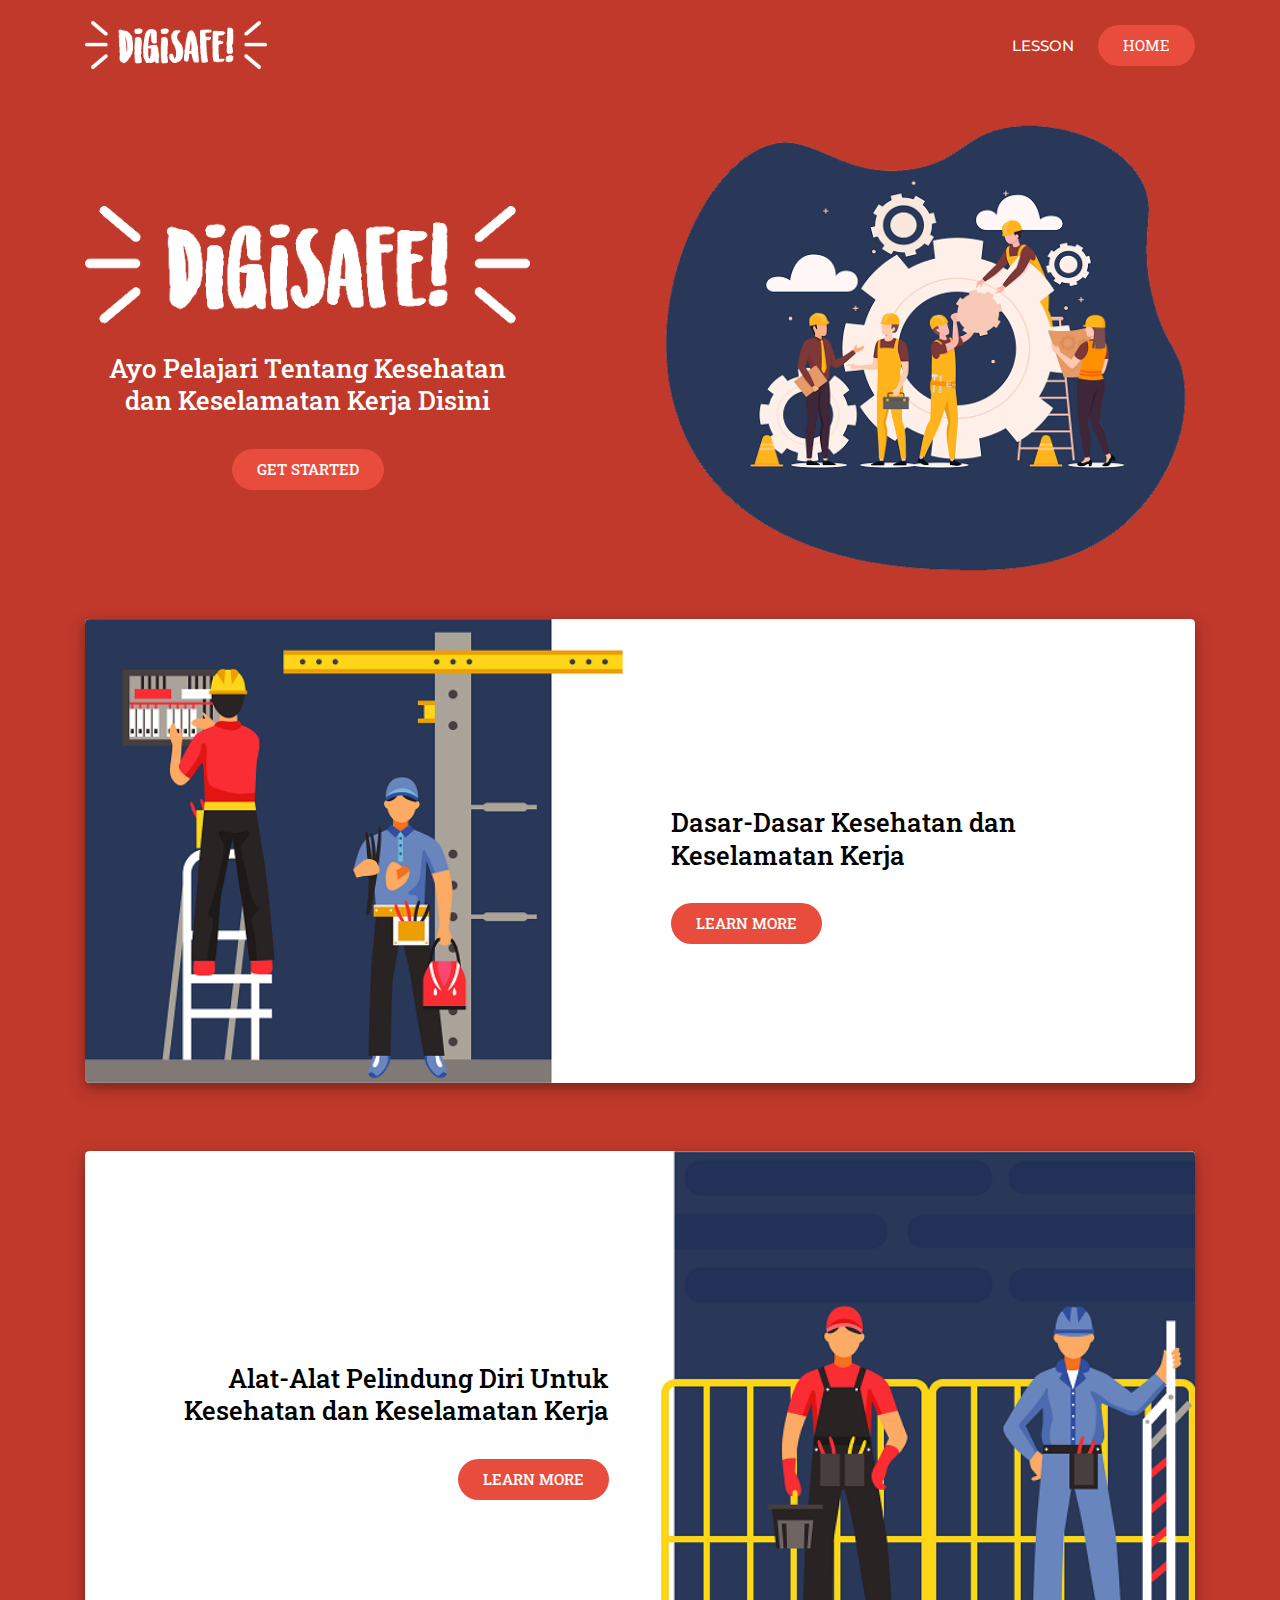
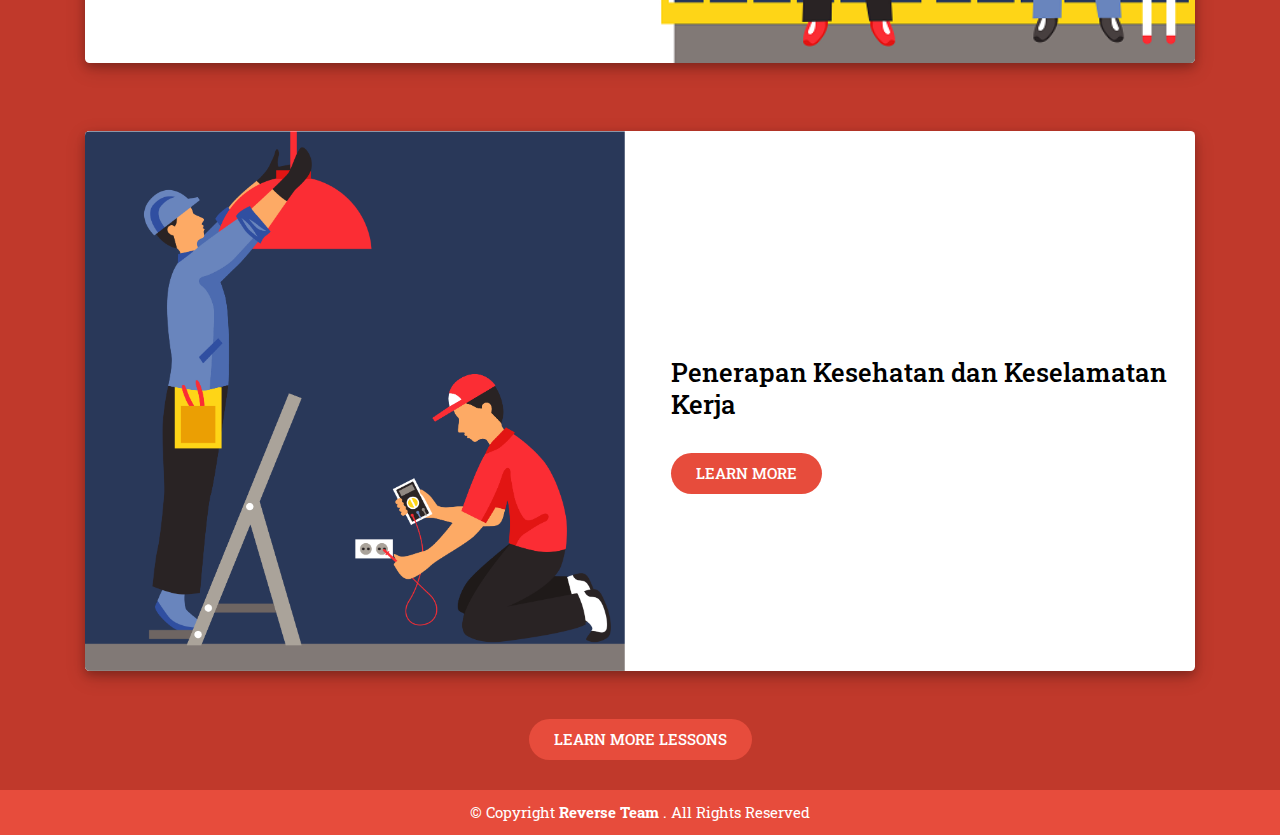
<file: index.html>
<!doctype html>
<html lang="en">

<head>
    <meta charset="utf-8">
    <meta name="viewport" content="width=device-width, initial-scale=1, shrink-to-fit=no">

    <link rel="shortcut icon" href="assets/img/faticon.png" />
    <link rel="stylesheet" href="assets/css/bootstrap.min.css">
    <link rel="stylesheet" href="assets/css/style.css">
    <script src="https://ajax.googleapis.com/ajax/libs/jquery/3.4.1/jquery.min.js"></script>

    <title>DigiSafe</title>
</head>

<body>
    <header class="header_area">
        <div class="main_menu">
            <nav class="navbar navbar-expand-lg navbar-light">
                <div class="container">
                    <a class="navbar-brand logo_h" href="index.html"><img src="assets/img/digisafe.png" alt="" style="height: 50px;"></a>
                    <div class="collapse navbar-collapse offset" id="navbarSupportedContent">
                        <ul class="nav navbar-nav menu_nav justify-content-end">
                            <li class="nav-item"><a class="nav-link" href="#lesson">LESSON</a></li>
                        </ul>

                        <div class="nav-left text-center text-lg-left py-4 pl-4 py-lg-0">
                            <a class="button" href="index.html">HOME</a>
                        </div>
                    </div>
                </div>
            </nav>
        </div>
    </header>

    <section class="hero-banner">
        <div class="container">

            <div class="row align-items-center text-center text-md-left">
                <div class="col-md-6 col-lg-5 mb-5 mb-md-0 text-center">
                    <!-- <h1>DIGISAFE</h1> -->
                    <img src="assets/img/digisafe.png" class="img-fluid">
                    <h2 class="text-center pt-4">Ayo Pelajari Tentang Kesehatan dan Keselamatan Kerja Disini</h2>
                    <a class="button button-hero mt-4" href="#lesson">GET STARTED</a>
                </div>
                <div class="col-md-6 col-lg-7 col-xl-6 offset-xl-1">
                    <img class="img-fluid" src="assets/img/home.png" alt="">
                </div>
            </div>
        </div>
    </section>

    <section id="lesson">
        <div class="container py-4">
            <div class="card">
                <div class="row align-items-center">
                    <div class="col-md-6">
                        <img src="assets/img/gambar_materi_1.png" class="d-block w-100">
                    </div>
                    <div class="col-md-6 mx-auto">
                        <div class="card-block px-3">
                            <h2 class="mt-5 judul">Dasar-Dasar Kesehatan dan Keselamatan Kerja</h2>
                            <a class="button button-hero mt-4" href="lesson3.html">LEARN MORE</a>
                        </div>
                    </div>
                </div>
            </div>
        </div>
        <div class="container py-4">
            <div class="card">
                <div class="row align-items-center">
                    <div class="col-md-6 text-md-right">
                        <div class="card-block px-3">
                            <h2 class="mt-5 judul">Alat-Alat Pelindung Diri Untuk Kesehatan dan Keselamatan Kerja</h2>
                            <a class="button button-hero mt-4" href="lesson1.html">LEARN MORE</a>
                        </div>
                    </div>
                    <div class="col-md-6 mx-auto">
                        <img src="assets/img/gambar_materi_2.png" class="d-block w-100">

                    </div>
                </div>
            </div>
        </div>
        <div class="container py-4">
            <div class="card">
                <div class="row align-items-center">
                    <div class="col-md-6">
                        <img src="assets/img/gambar_materi_3.png" class="d-block w-100">
                    </div>
                    <div class="col-md-6 mx-auto">
                        <div class="card-block px-3">
                            <h2 class="mt-5 judul">Penerapan Kesehatan dan Keselamatan Kerja</h2>
                            <a class="button button-hero mt-4" href="lesson2.html">LEARN MORE</a>
                        </div>
                    </div>
                </div>
            </div>
        </div>
        <div class="text-center">
            <a class="button button-hero mt-4" href="#">LEARN MORE LESSONS</a>
        </div>
    </section>
    <section id="footer">
        <div class="copyright">
            &copy; Copyright <strong>Reverse Team</strong> . All Rights Reserved
        </div>
    </section>
    <script>
        $("a[href^='#']").click(function(e) {
            e.preventDefault();

            var position = $($(this).attr("href")).offset().top;

            $("body, html").animate({
                scrollTop: position
            }, 700);
        });
    </script>
    <script src="assets/js/bootstrap.min.js"></script>

</html>
</file>
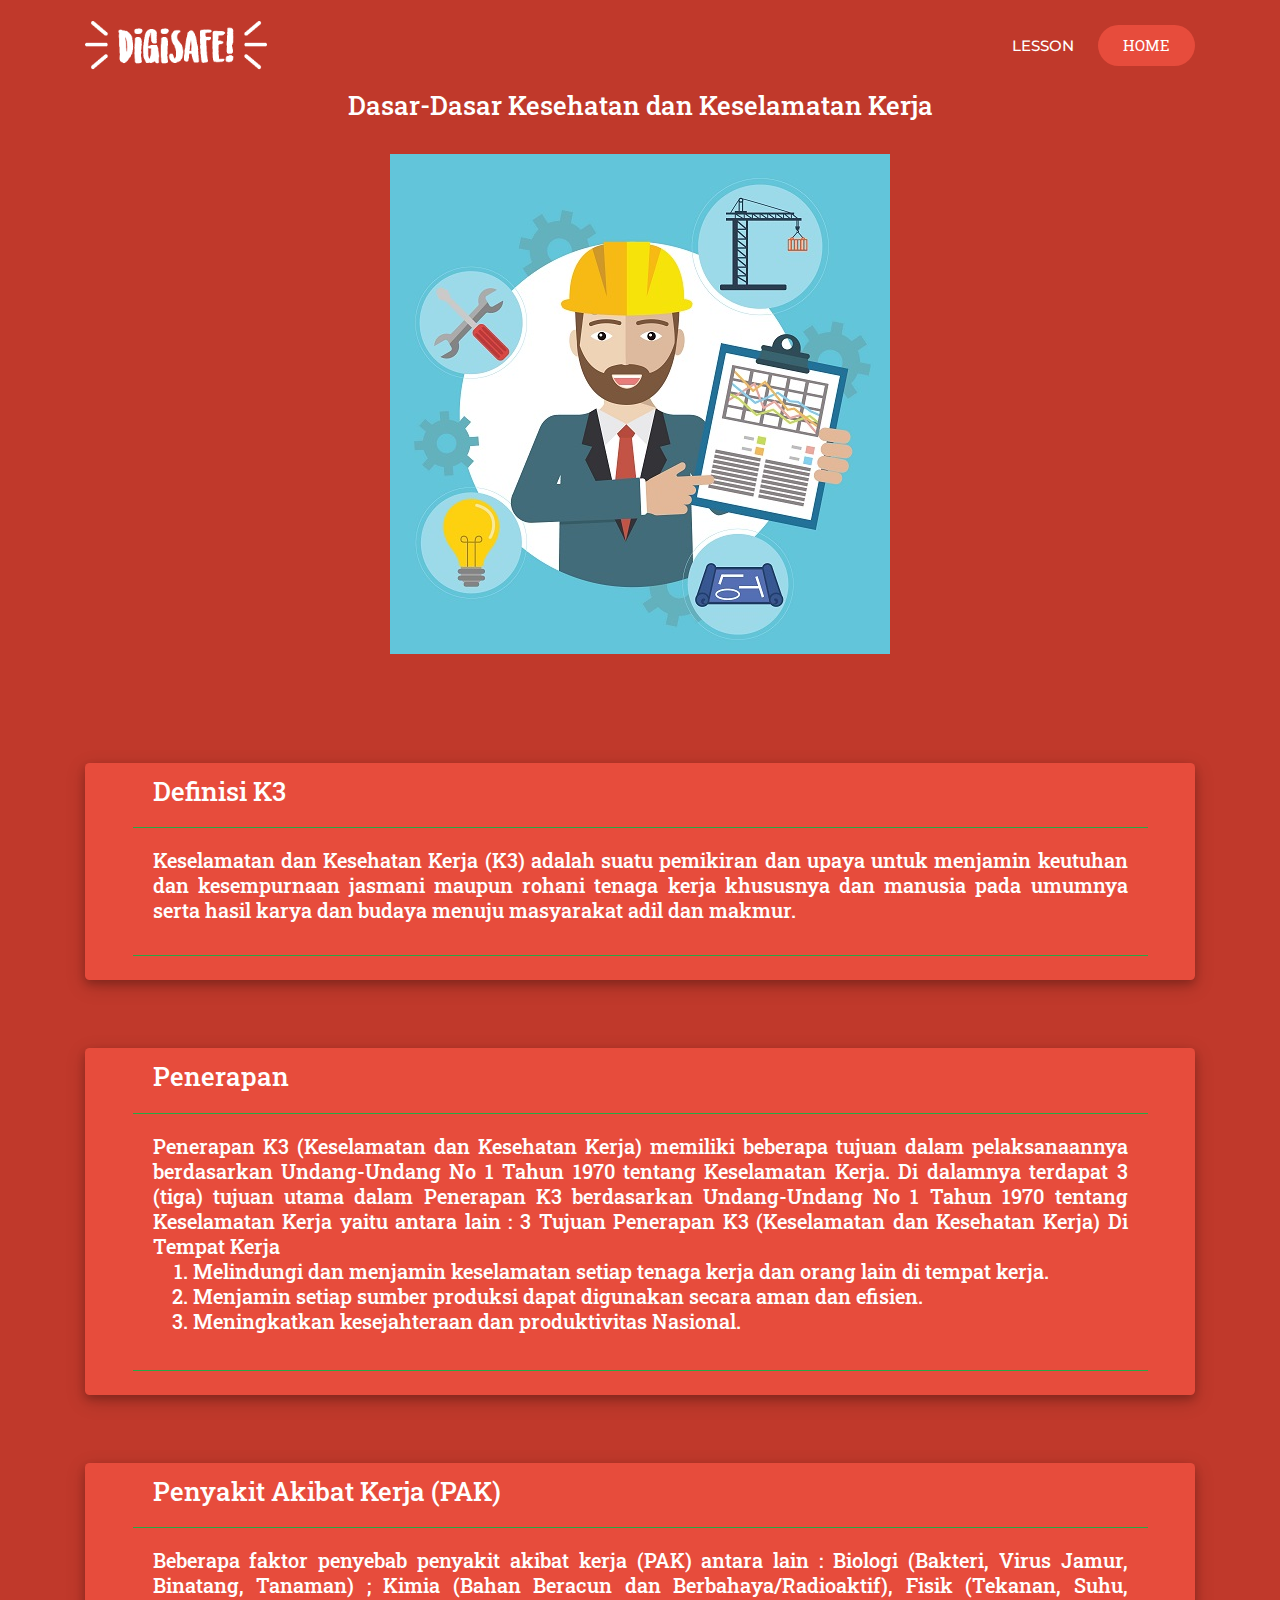
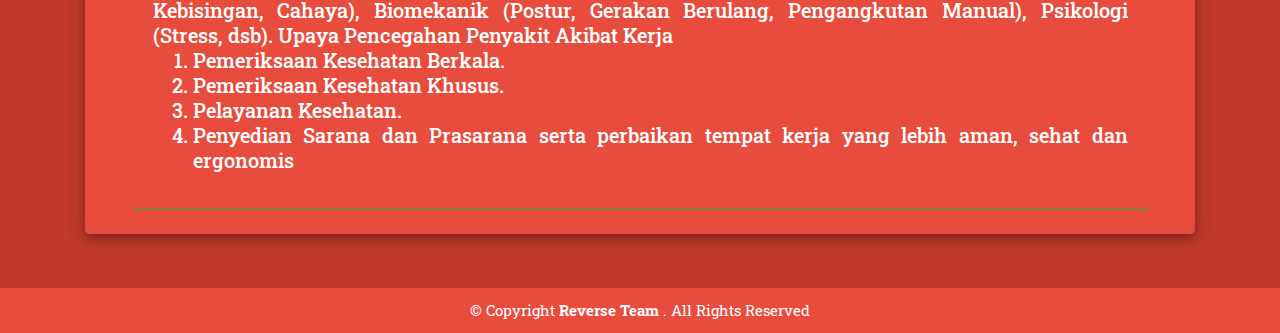
<file: lesson3.html>
<!doctype html>
<html lang="en">

<head>
    <meta charset="utf-8">
    <meta name="viewport" content="width=device-width, initial-scale=1, shrink-to-fit=no">

    <link rel="shortcut icon" href="assets/img/faticon.png" />
    <link rel="stylesheet" href="assets/css/bootstrap.min.css">
    <link rel="stylesheet" href="assets/css/style.css">

    <title>DigiSafe</title>
</head>

<body>
    <header class="header_area">
        <div class="main_menu">
            <nav class="navbar navbar-expand-lg navbar-light">
                <div class="container box_1620">
                    <a class="navbar-brand logo_h" href="index.html"><img src="assets/img/digisafe.png" alt="" style="height: 50px;"></a>
                    <button class="navbar-toggler" type="button" data-toggle="collapse" data-target="#navbarSupportedContent" aria-controls="navbarSupportedContent" aria-expanded="false" aria-label="Toggle navigation"></button>
                    <div class="collapse navbar-collapse offset" id="navbarSupportedContent">
                        <ul class="nav navbar-nav menu_nav justify-content-end">
                            <li class="nav-item"><a class="nav-link" href="#lesson">LESSON</a></li>
                        </ul>

                        <div class="nav-left text-center text-lg-left py-4 pl-4 py-lg-0">
                            <a class="button" href="index.html">HOME</a>
                        </div>
                    </div>
                </div>
            </nav>
        </div>
    </header>
    <section class="section-padding">
        <div class="container text-center">
            <h2 class="text-center py-4">Dasar-Dasar Kesehatan dan Keselamatan Kerja</h2>
            <img src="assets/img/dasar.jpg" class="img-fluid">
        </div>
    </section>
    <section id="lesson">
        <div class="container py-4">
            <div class="card cardlesson">
                <div class="row align-items-center">
                    <div class="col-md-11 mx-auto">
                        <div class="card-header bg-transparent border-success" id="carb">
                            <h2>Definisi K3</h2>
                        </div>
                        <div class="card-body text-success">
                            <h5 class="card-title text-justify">Keselamatan dan Kesehatan Kerja (K3) adalah suatu pemikiran dan upaya untuk menjamin keutuhan dan kesempurnaan jasmani maupun rohani tenaga kerja khususnya dan manusia pada umumnya serta hasil karya dan budaya menuju masyarakat
                                adil dan makmur.</h5>
                            <p class="card-text"></p>
                        </div>
                        <div class="card-footer bg-transparent border-success"></div>
                    </div>
                </div>
            </div>
        </div>
    </section>
    <section id="lesson">
        <div class="container py-4">
            <div class="card cardlesson">
                <div class="row align-items-center">
                    <div class="col-md-11 mx-auto">
                        <div class="card-header bg-transparent border-success" id="rope">
                            <h2>Penerapan</h2>
                        </div>
                        <div class="card-body text-success">
                            <h5 class="card-title text-justify">Penerapan K3 (Keselamatan dan Kesehatan Kerja) memiliki beberapa tujuan dalam pelaksanaannya berdasarkan Undang-Undang No 1 Tahun 1970 tentang Keselamatan Kerja. Di dalamnya terdapat 3 (tiga) tujuan utama dalam Penerapan K3
                                berdasarkan Undang-Undang No 1 Tahun 1970 tentang Keselamatan Kerja yaitu antara lain : 3 Tujuan Penerapan K3 (Keselamatan dan Kesehatan Kerja) Di Tempat Kerja
                                <ol>
                                    <li>Melindungi dan menjamin keselamatan setiap tenaga kerja dan orang lain di tempat kerja.</li>
                                    <li> Menjamin setiap sumber produksi dapat digunakan secara aman dan efisien.</li>
                                    <li> Meningkatkan kesejahteraan dan produktivitas Nasional.</li>
                                </ol>
                            </h5>
                        </div>
                        <div class="card-footer bg-transparent border-success"></div>
                    </div>
                </div>
            </div>
        </div>
    </section>
    <section id="lesson">
        <div class="container py-4">
            <div class="card cardlesson">
                <div class="row align-items-center">
                    <div class="col-md-11 mx-auto">
                        <div class="card-header bg-transparent border-success" id="back">
                            <h2>Penyakit Akibat Kerja (PAK)</h2>
                        </div>
                        <div class="card-body text-success">
                            <h5 class="card-title text-justify">Beberapa faktor penyebab penyakit akibat kerja (PAK) antara lain : Biologi (Bakteri, Virus Jamur, Binatang, Tanaman) ; Kimia (Bahan Beracun dan Berbahaya/Radioaktif), Fisik (Tekanan, Suhu, Kebisingan, Cahaya), Biomekanik (Postur,
                                Gerakan Berulang, Pengangkutan Manual), Psikologi (Stress, dsb). Upaya Pencegahan Penyakit Akibat Kerja
                                <ol>
                                    <li>Pemeriksaan Kesehatan Berkala.</li>
                                    <li>Pemeriksaan Kesehatan Khusus.</li>
                                    <li>Pelayanan Kesehatan.</li>
                                    <li>Penyedian Sarana dan Prasarana serta perbaikan tempat kerja yang lebih aman, sehat dan ergonomis</li>
                                </ol>
                            </h5>
                        </div>
                        <div class="card-footer bg-transparent border-success"></div>
                    </div>
                </div>
            </div>
        </div>
    </section>

    <section id="footer">
        <div class="copyright">
            &copy; Copyright <strong>Reverse Team</strong> . All Rights Reserved
        </div>
    </section>
</body>

</html>
</file>
<file: assets/css/style.css>
@import url('https://fonts.googleapis.com/css?family=Roboto+Slab&display=swap');
@import url('https://fonts.googleapis.com/css?family=Montserrat&display=swap');
body {
    color: #ffffff;
    font-family: "Roboto Slab", sans-serif;
    font-size: 15px;
    font-weight: 400;
    line-height: 1.667;
    background-color: #c0392b;
}

ul {
    list-style-type: none;
    margin: 0;
    padding: 0;
}

a:hover {
    text-decoration: none;
}

button {
    cursor: pointer;
}

button:focus {
    outline: 0 !important;
    box-shadow: none !important;
}

h1,
h2,
h3,
h4,
h5,
h6 {
    font-family: "Roboto Slab", sans-serif;
    color: #ffffff;
    line-height: 1.25;
}

h1,
.h1 {
    font-size: 50px;
}

h2,
.h2 {
    font-size: 26px;
}

h3,
.h3 {
    font-size: 20px;
}

.primary-text {
    color: #6059f6;
}

.pb-90px {
    padding-bottom: 60px;
}

.mh-tour {
    max-height: 630px;
}

.section-margin {
    margin: 65px 0;
}

.section-margin-large {
    margin: 65px 0;
}

.section-padding {
    padding: 65px 0;
}

.generic-margin {
    margin-top: 100px;
}

.header_area {
    position: absolute;
    top: 0;
    left: 0;
    width: 100%;
    z-index: 99;
    transition: 0.4s, all 0.3s linear;
}

.header_area .navbar-right {
    min-width: 200px;
    text-align: right;
}

.header_area .navbar-brand {
    margin-right: 30px;
    padding: 0;
}

.header_area .navbar-social {
    min-width: 95px;
    float: right;
}

.header_area .navbar-social li {
    margin-right: 12px;
}

.header_area .navbar-social li i,
.header_area .navbar-social li span {
    font-size: 13px;
}

.header_area .navbar-social li:last-child {
    margin-right: 0;
}

.header_area .menu_nav {
    width: 100%;
}

.header_area .navbar {
    background: transparent;
    border: 0px;
    border-radius: 0px;
    width: 100%;
    padding-top: 0;
    padding-bottom: 0;
}

.header_area .navbar .nav-right {
    min-width: 260px;
}

.header_area .navbar .nav .nav-item {
    margin-right: 35px;
}

.header_area .navbar .nav .nav-item .nav-link {
    font-family: "Montserrat", sans-serif;
    color: #ffffff;
    text-transform: capitalize;
    font-weight: 500;
    padding: 33px 0;
    display: inline-block;
}

.header_area .navbar .nav .nav-item .nav-link:after {
    display: none;
}

.header_area .navbar .nav .nav-item:hover .nav-link,
.header_area .navbar .nav .nav-item.active .nav-link {
    color: #bdc3c7;
    opacity: 1;
}

.header_area .navbar .nav .nav-item.submenu {
    position: relative;
}

.header_area .navbar .nav .nav-item.submenu ul {
    border: none;
    padding: 0px;
    border-radius: 0px;
    box-shadow: none;
    margin: 0px;
    background: #fff;
}

.header_area .navbar .nav .nav-item.submenu ul:before {
    content: "";
    width: 0;
    height: 0;
    border-style: solid;
    border-width: 10px 10px 0 10px;
    border-color: #eeeeee transparent transparent transparent;
    position: absolute;
    right: 24px;
    top: 45px;
    z-index: 3;
    opacity: 0;
    transition: all 400ms linear;
}

.header_area .navbar .nav .nav-item.submenu ul .nav-item {
    display: block;
    float: none;
    margin-right: 0px;
    border-bottom: 1px solid #ededed;
    margin-left: 0px;
    transition: all 0.4s linear;
}

.header_area .navbar .nav .nav-item.submenu ul .nav-item .nav-link {
    line-height: 45px;
    color: #bdc3c7 !important;
    padding: 0px 30px;
    transition: all 150ms linear;
    display: block;
    margin-right: 0px;
}

.header_area .navbar .nav .nav-item.submenu ul .nav-item:last-child {
    border-bottom: none;
}

.header_area .navbar .nav .nav-item.submenu ul .nav-item:hover .nav-link {
    background-color: #e74c3c;
    color: #fff !important;
}

.header_area .navbar .nav .nav-item.submenu:hover ul .nav-item {
    margin-top: 0px;
}

.header_area .navbar .nav .nav-item:last-child {
    margin-right: 0px;
}

.header_area .navbar .search {
    font-size: 12px;
    line-height: 60px;
    display: inline-block;
    margin-left: 80px;
}

.header_area .navbar .search i {
    font-weight: 600;
}

.header_area.navbar_fixed .main_menu {
    position: fixed;
    width: 100%;
    top: -70px;
    left: 0;
    right: 0;
    z-index: 99;
    transform: translateY(70px);
    transition: transform 500ms ease, background 500ms ease;
    -webkit-transition: transform 500ms ease, background 500ms ease;
    box-shadow: 0px 3px 16px 0px rgba(0, 0, 0, 0.1);
}

.header_area.navbar_fixed .main_menu .navbar {
    background: #7676ff;
}

.header_area.navbar_fixed .main_menu .navbar .nav .nav-item .nav-link {
    line-height: 20px;
}

.header_area.navbar_fixed .main_menu .navbar .nav .nav-item:hover .nav-link,
.header_area.navbar_fixed .main_menu .navbar .nav .nav-item.active .nav-link {
    color: #fff;
}

.header_area.white_menu .navbar .nav .nav-item .nav-link {
    color: #fff;
}

.header_area.white_menu.navbar_fixed .main_menu .navbar .navbar-brand img {
    display: inline-block;
}

.header_area.white_menu.navbar_fixed .main_menu .navbar .navbar-brand img+img {
    display: none;
}

.header_area.white_menu.navbar_fixed .main_menu .navbar .nav .nav-item .nav-link {
    line-height: 70px;
}


/* banner */

.hero-banner {
    padding-top: 120px;
}

.hero-banner h1 {
    text-transform: uppercase;
    color: #6059f6;
    margin-bottom: 15px;
}

.hero-banner-sm h1 {
    text-transform: uppercase;
    color: #6059f6;
}

.hero-banner-sm p {
    margin-bottom: 0;
}

.hero-banner-sm-content {
    max-width: 400px;
}

.testimonial {
    max-width: 950px;
    margin-right: auto;
    margin-left: auto;
}

.comments-area {
    background: transparent;
    border-top: 1px solid #eee;
    padding: 45px 0;
    margin-top: 50px;
}

.button {
    display: inline-block;
    background-color: #e74c3c;
    color: #fff;
    border-radius: 30px;
    padding: 8px 25px;
    text-transform: capitalize;
    -webkit-transition: all 0.3s ease 0s;
    -moz-transition: all 0.3s ease 0s;
    -o-transition: all 0.3s ease 0s;
    transition: all 0.3s ease 0s;
}

.button:hover {
    background-color: #d35400;
    color: #fff;
}

.button-hero {
    font-weight: 500;
}

.button-contactForm {
    border-radius: 5px;
}

.button-shadow {
    box-shadow: 0px 10px 20px 0px rgba(181, 176, 255, 0.2);
}

button.button {
    border: 0;
}

.card {
    font-size: 1em;
    overflow: hidden;
    padding: 5;
    border: none;
    border-radius: .28571429rem;
    box-shadow: 0 4px 8px 0 rgba(0, 0, 0, 0.2), 0 6px 20px 0 rgba(0, 0, 0, 0.19);
    margin-top: 20px;
}

.card-speaker {
    border: 10px solid rgb(26, 63, 163);
    position: relative;
    overflow: hidden
}

.card-speaker .speaker-footer {
    position: absolute;
    bottom: 0;
    left: 0;
    width: 100%;
    text-align: center;
    background: rgb(26, 63, 163);
    padding: 22px 5px;
    z-index: 2;
    transition: all .7s ease
}

.card-speaker .speaker-footer h2 {
    margin-bottom: 0;
    color: #222;
    font-size: 20px;
    margin-bottom: 3px;
}

.card-speaker .speaker-footer p {
    margin-bottom: 0;
    color: #222;
    font-size: 14px
}

.card-speaker .speaker-overlay {
    position: absolute;
    top: 0;
    left: 0;
    width: 100%;
    height: 100%;
    background: rgba(255, 255, 255, 0.8);
    z-index: 1;
    transform: translateY(-60px);
    opacity: 0;
    z-index: -1;
    transition: all .6s ease;
    text-align: center;
}

.card-speaker:hover .speaker-overlay {
    opacity: 0.7;
    z-index: 1;
    transform: translateY(0)
}

.card-speaker:hover .speaker-footer {
    background: rgba(95, 88, 88, 0.6)
}

.speaker-social {
    position: absolute;
    width: 100%;
    text-align: center;
    top: 50%;
    left: 50%;
    transform: translate(-50%, -50%)
}

#footer .copyright {
    text-align: center;
    padding: 10px 0 10px 0;
    background: #e74c3c;
    color: #fff;
    margin-top: 30px;
}

.step {
    font-size: 50px;
}

h2.judul {
    color: #000000;
}

.cardlesson {
    background-color: #e74c3c;
    color: #ffffff;
}
</file>
